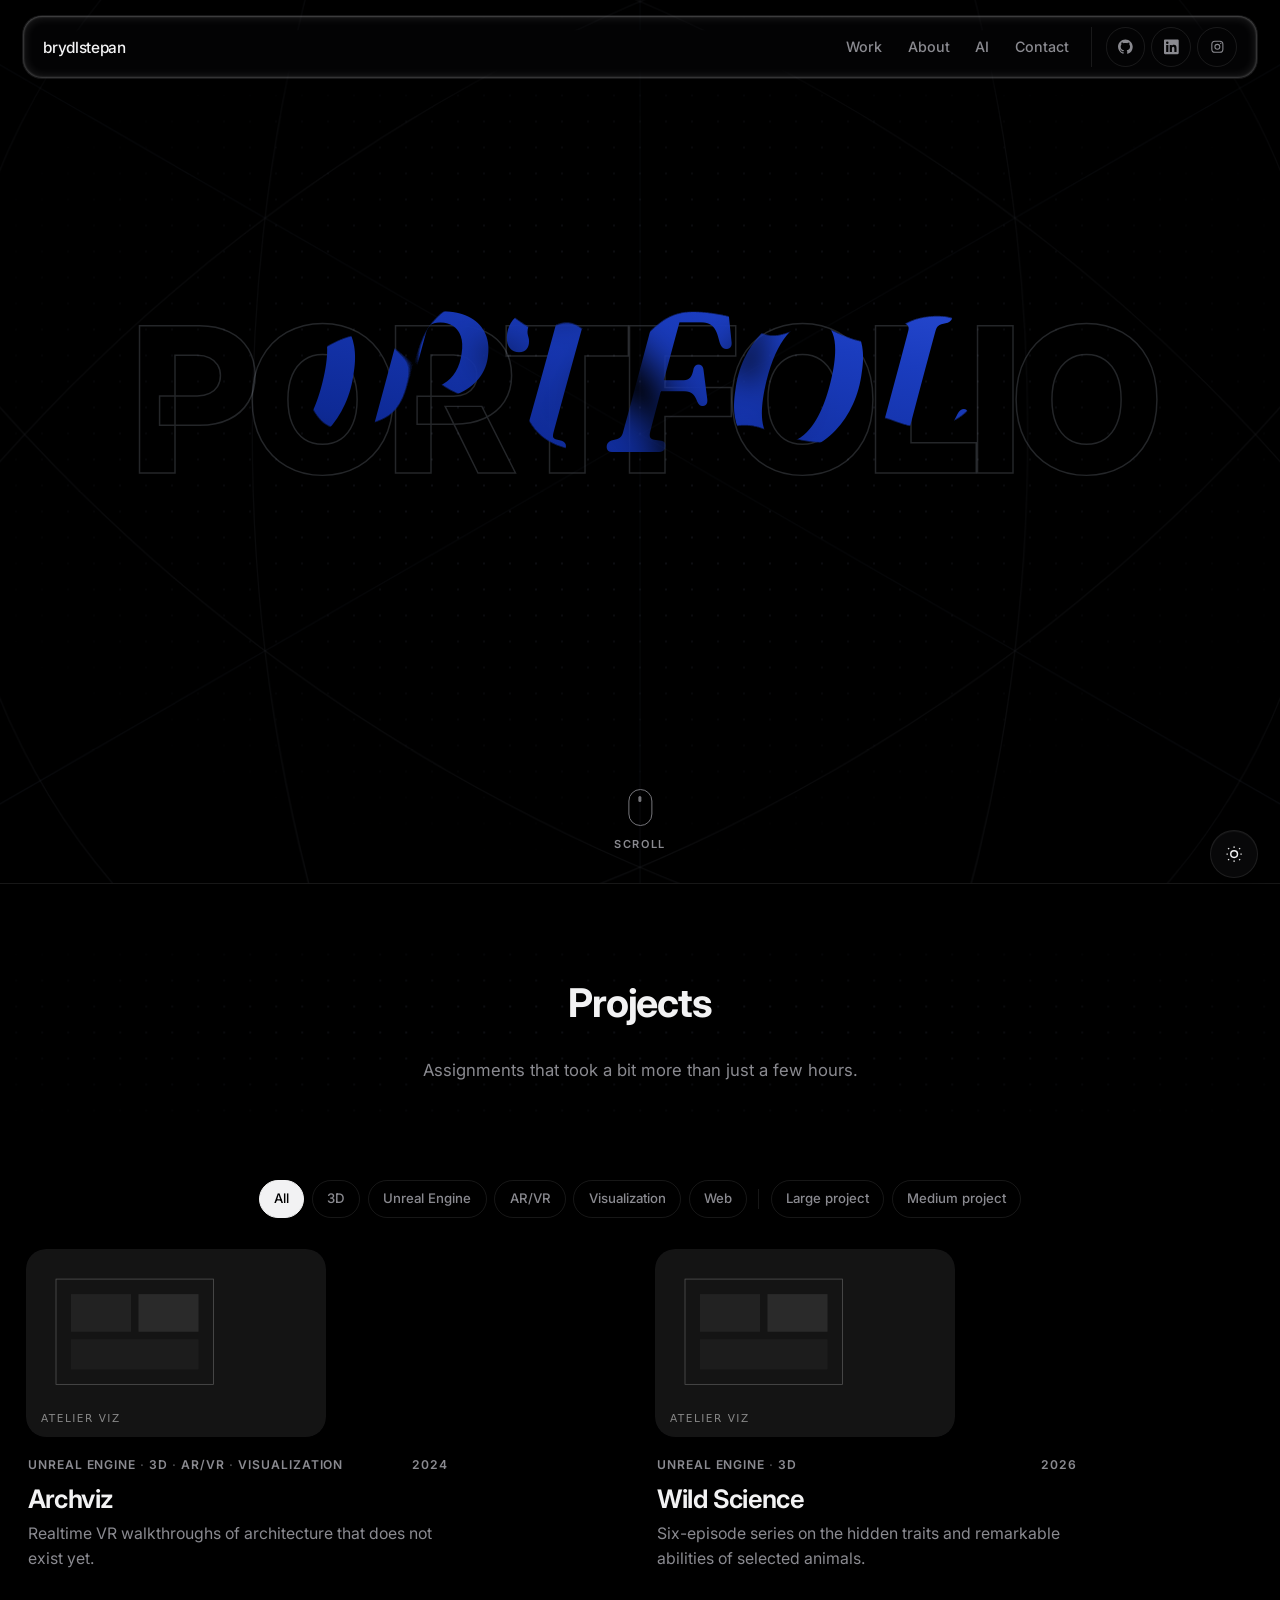
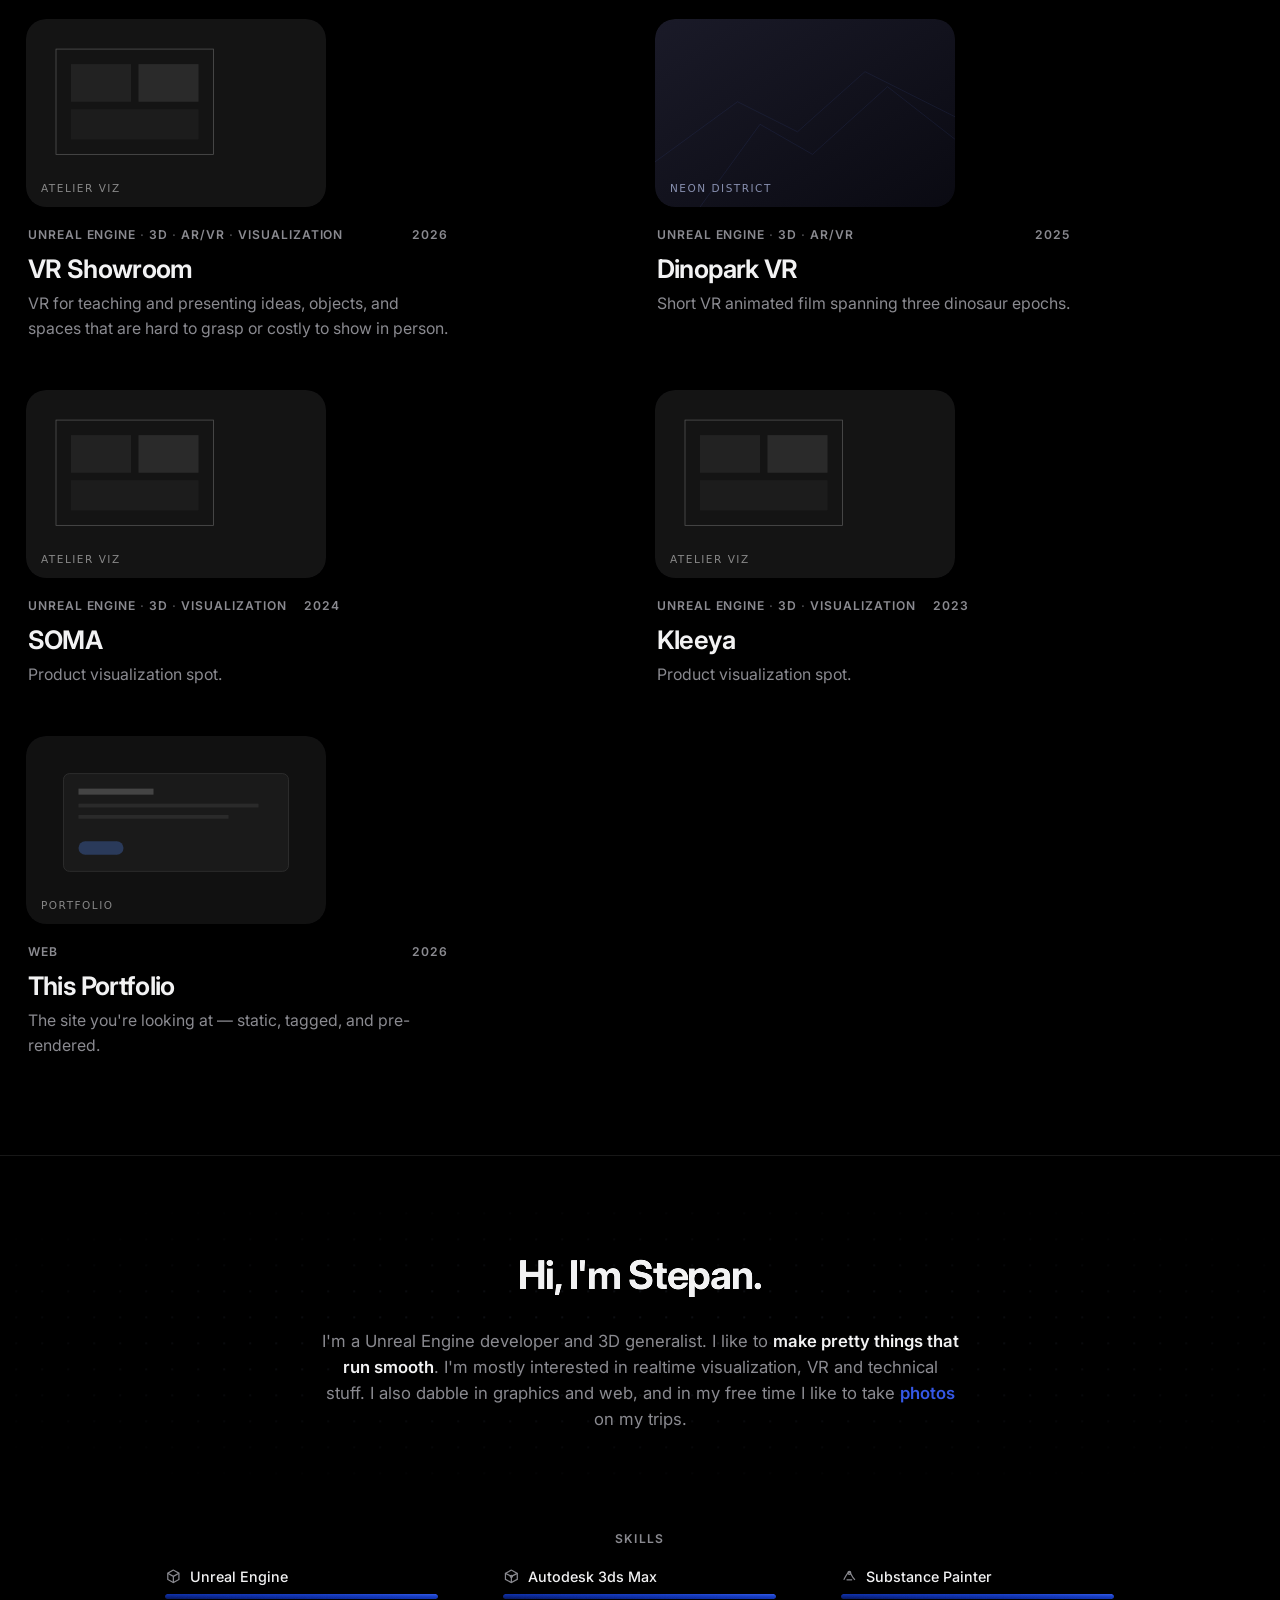
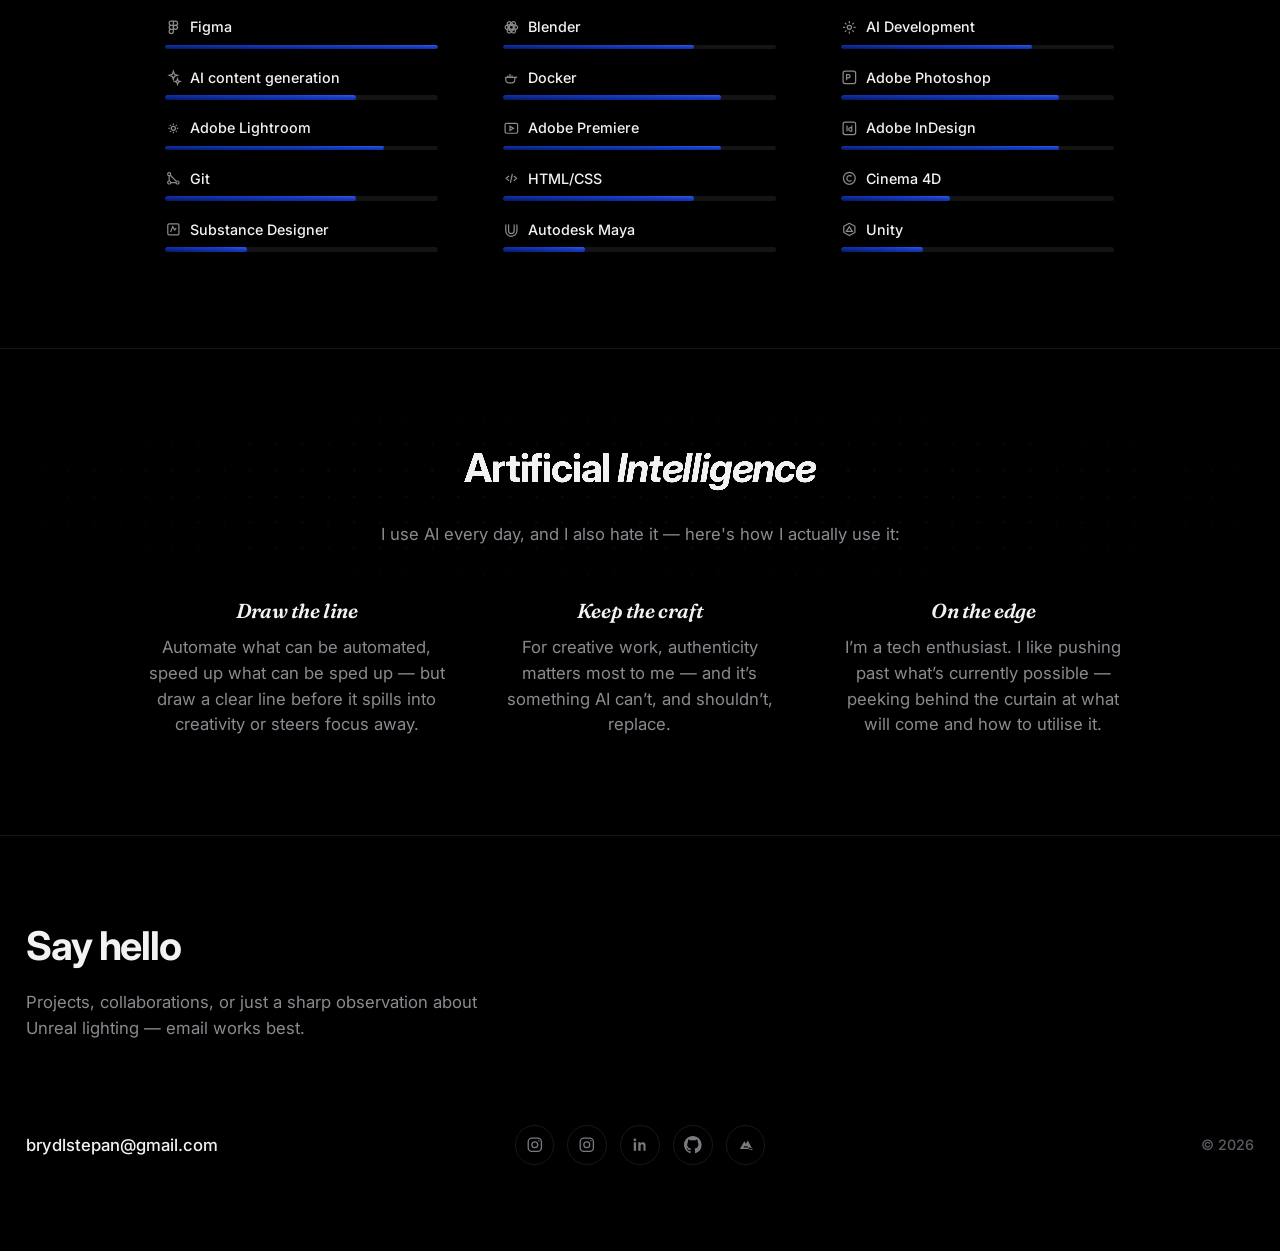
<file: index.html>
<!DOCTYPE html>
<html lang="en">
<head>
  <meta charset="UTF-8">
  <meta name="viewport" content="width=device-width, initial-scale=1.0">
  <meta name="description" content="Portfolio of brydlstepan — Unreal Engine Dev / 3D Generalist.">
  <title>brydlstepan — Portfolio</title>
  <link rel="icon" href="data:image/svg+xml,%3Csvg xmlns='http://www.w3.org/2000/svg' viewBox='0 0 32 32'%3E%3Crect width='32' height='32' rx='8' fill='%23fff'/%3E%3Crect x='10' y='10' width='12' height='12' rx='2' fill='%23000'/%3E%3C/svg%3E">
  <link rel="preconnect" href="https://fonts.googleapis.com">
  <link rel="preconnect" href="https://fonts.gstatic.com" crossorigin>
  <link href="https://fonts.googleapis.com/css2?family=Fraunces:ital,opsz,wght@1,144,500;1,144,600;1,144,700&family=Inter:wght@400;500;600;700&display=swap" rel="stylesheet">
  <link rel="stylesheet" href="css/site.css">
  <script>
    try {
      var t = localStorage.getItem("theme");
      if (t === "light" || t === "dark") document.documentElement.setAttribute("data-theme", t);
    } catch (e) {}
  </script>
</head>
<body data-page="home">
  <header class="site-header">
    <div class="site-header__inner">
      <a class="brand" href="index.html" data-bind="brand">brydlstepan</a>

      <button class="nav-toggle" type="button" aria-expanded="false" aria-controls="site-nav" aria-label="Menu">
        <span></span>
      </button>

      <nav class="nav" id="site-nav" aria-label="Primary">
        <a href="#work">Work</a>
        <a href="#about">About</a>
        <a href="#ai">AI</a>
        <a href="#contact">Contact</a>
        <div class="nav__icons">
          <a class="icon-btn" data-social="github" href="#" target="_blank" rel="noopener noreferrer" aria-label="GitHub">
            <svg viewBox="0 0 24 24" fill="currentColor" aria-hidden="true"><path d="M12 0C5.37 0 0 5.37 0 12c0 5.31 3.435 9.795 8.205 11.385.6.105.825-.255.825-.57 0-.285-.015-1.23-.015-2.235-3.015.555-3.795-.735-4.035-1.41-.135-.345-.72-1.41-1.23-1.695-.42-.225-1.02-.78-.015-.795.945-.015 1.62.87 1.845 1.23 1.08 1.815 2.805 1.305 3.495.99.105-.78.42-1.305.765-1.605-2.67-.3-5.46-1.335-5.46-5.925 0-1.305.465-2.385 1.23-3.225-.12-.3-.54-1.53.12-3.18 0 0 1.005-.315 3.3 1.23.96-.27 1.98-.405 3-.405s2.04.135 3 .405c2.295-1.56 3.3-1.23 3.3-1.23.66 1.65.24 2.88.12 3.18.765.84 1.23 1.905 1.23 3.225 0 4.605-2.805 5.625-5.475 5.925.435.375.81 1.095.81 2.22 0 1.605-.015 2.895-.015 3.3 0 .315.225.69.825.57A12.02 12.02 0 0 0 24 12c0-6.63-5.37-12-12-12z"/></svg>
          </a>
          <a class="icon-btn" data-social="linkedin" href="#" target="_blank" rel="noopener noreferrer" aria-label="LinkedIn">
            <svg viewBox="0 0 24 24" fill="currentColor" aria-hidden="true"><path d="M20.447 20.452h-3.554v-5.569c0-1.328-.027-3.037-1.852-3.037-1.853 0-2.136 1.445-2.136 2.939v5.667H9.351V9h3.414v1.561h.046c.477-.9 1.637-1.85 3.37-1.85 3.601 0 4.267 2.37 4.267 5.455v6.286zM5.337 7.433a2.062 2.062 0 0 1-2.063-2.065 2.064 2.064 0 1 1 2.063 2.065zm1.782 13.019H3.555V9h3.564v11.452zM22.225 0H1.771C.792 0 0 .774 0 1.729v20.542C0 23.227.792 24 1.771 24h20.451C23.2 24 24 23.227 24 22.271V1.729C24 .774 23.2 0 22.222 0h.003z"/></svg>
          </a>
          <a class="icon-btn" data-social="photography" href="https://www.instagram.com/roving.shots" target="_blank" rel="noopener noreferrer" aria-label="Photography on Instagram">
            <svg viewBox="0 0 24 24" fill="none" stroke="currentColor" stroke-width="1.75" aria-hidden="true"><rect x="3" y="3" width="18" height="18" rx="5"/><circle cx="12" cy="12" r="4"/><circle cx="17.5" cy="6.5" r="1" fill="currentColor" stroke="none"/></svg>
          </a>
        </div>
      </nav>
    </div>
  </header>

  <main>
    <section class="hero">
      <svg class="hero-fibonacci" viewBox="-110 -110 220 220" preserveAspectRatio="xMidYMid meet" aria-hidden="true">
        <defs>
          <linearGradient id="fib-pulse-grad" x1="100%" y1="0%" x2="0%" y2="100%">
            <stop offset="0%" stop-color="#e8913a"/>
            <stop offset="45%" stop-color="#3558e6"/>
            <stop offset="100%" stop-color="#091650"/>
          </linearGradient>
        </defs>
        <!-- φ = 1.618034; R = 100; arc r = Rφ; inner = R/φ -->
        <g class="hero-fibonacci__draw" fill="none" stroke-linecap="round" stroke-linejoin="round">
          <g class="hero-fibonacci__phi">
            <circle cx="0" cy="0" r="100"/>
            <circle cx="0" cy="0" r="61.803"/>
            <rect x="-100" y="-61.803" width="200" height="123.607"/>
            <rect x="-61.803" y="-100" width="123.607" height="200"/>
          </g>
          <g class="hero-fibonacci__axes">
            <line x1="0" y1="-100" x2="0" y2="100"/>
            <line x1="-86.603" y1="-50" x2="86.603" y2="50"/>
            <line x1="-86.603" y1="50" x2="86.603" y2="-50"/>
          </g>
          <g class="hero-fibonacci__petals">
            <path d="M 0 -100 A 161.803 161.803 0 0 1 0 100"/>
            <path d="M 0 -100 A 161.803 161.803 0 0 0 0 100"/>
            <g transform="rotate(60)">
              <path d="M 0 -100 A 161.803 161.803 0 0 1 0 100"/>
              <path d="M 0 -100 A 161.803 161.803 0 0 0 0 100"/>
            </g>
            <g transform="rotate(-60)">
              <path d="M 0 -100 A 161.803 161.803 0 0 1 0 100"/>
              <path d="M 0 -100 A 161.803 161.803 0 0 0 0 100"/>
            </g>
          </g>
        </g>
        <!-- One string per contour; mouse pluck draws ribbons in JS -->
        <g class="hero-fibonacci__strings" fill="none">
          <circle class="hero-fibonacci__string" data-closed="1" cx="0" cy="0" r="100"/>
          <circle class="hero-fibonacci__string" data-closed="1" cx="0" cy="0" r="61.803"/>
          <line class="hero-fibonacci__string" x1="-100" y1="-61.803" x2="100" y2="-61.803"/>
          <line class="hero-fibonacci__string" x1="-100" y1="61.803" x2="100" y2="61.803"/>
          <line class="hero-fibonacci__string" x1="-100" y1="-61.803" x2="-100" y2="61.803"/>
          <line class="hero-fibonacci__string" x1="100" y1="-61.803" x2="100" y2="61.803"/>
          <line class="hero-fibonacci__string" x1="-61.803" y1="-100" x2="61.803" y2="-100"/>
          <line class="hero-fibonacci__string" x1="-61.803" y1="100" x2="61.803" y2="100"/>
          <line class="hero-fibonacci__string" x1="-61.803" y1="-100" x2="-61.803" y2="100"/>
          <line class="hero-fibonacci__string" x1="61.803" y1="-100" x2="61.803" y2="100"/>
          <line class="hero-fibonacci__string" x1="0" y1="-100" x2="0" y2="100"/>
          <line class="hero-fibonacci__string" x1="-86.603" y1="-50" x2="86.603" y2="50"/>
          <line class="hero-fibonacci__string" x1="-86.603" y1="50" x2="86.603" y2="-50"/>
          <path class="hero-fibonacci__string" d="M 0 -100 A 161.803 161.803 0 0 1 0 100"/>
          <path class="hero-fibonacci__string" d="M 0 -100 A 161.803 161.803 0 0 0 0 100"/>
          <g transform="rotate(60)">
            <path class="hero-fibonacci__string" d="M 0 -100 A 161.803 161.803 0 0 1 0 100"/>
            <path class="hero-fibonacci__string" d="M 0 -100 A 161.803 161.803 0 0 0 0 100"/>
          </g>
          <g transform="rotate(-60)">
            <path class="hero-fibonacci__string" d="M 0 -100 A 161.803 161.803 0 0 1 0 100"/>
            <path class="hero-fibonacci__string" d="M 0 -100 A 161.803 161.803 0 0 0 0 100"/>
          </g>
        </g>
        <g class="hero-fibonacci__pulses"></g>
      </svg>
      <div class="hero-grid" aria-hidden="true"></div>
      <svg class="hero-wordmark" id="hero-wordmark" aria-hidden="true">
        <defs>
          <linearGradient id="hero-reveal-grad" x1="100%" y1="0%" x2="0%" y2="100%">
            <stop offset="0%" stop-color="#3558e6"/>
            <stop offset="35%" stop-color="#1a3cbe"/>
            <stop offset="70%" stop-color="#0e2a96"/>
            <stop offset="100%" stop-color="#091650"/>
          </linearGradient>
          <filter id="hero-wind" x="-8%" y="-20%" width="116%" height="140%">
            <feTurbulence
              type="turbulence"
              baseFrequency="0.018 0.006"
              numOctaves="2"
              seed="4"
              result="gust"
            >
              <animate
                attributeName="baseFrequency"
                values="0.014 0.005;0.022 0.008;0.016 0.006;0.014 0.005"
                dur="12s"
                repeatCount="indefinite"
                calcMode="spline"
                keySplines="0.4 0 0.2 1; 0.4 0 0.2 1; 0.4 0 0.2 1"
                keyTimes="0;0.33;0.66;1"
              />
            </feTurbulence>
            <feDisplacementMap
              in="SourceGraphic"
              in2="gust"
              scale="3.5"
              xChannelSelector="R"
              yChannelSelector="G"
            />
          </filter>
          <filter id="hero-oil" x="-50%" y="-50%" width="200%" height="200%">
            <feTurbulence type="fractalNoise" baseFrequency="0.02" numOctaves="3" seed="7" result="noise">
              <animate attributeName="baseFrequency" values="0.015;0.028;0.015" dur="18.5s" repeatCount="indefinite"/>
            </feTurbulence>
            <feDisplacementMap in="SourceGraphic" in2="noise" scale="42" xChannelSelector="R" yChannelSelector="G" result="warp"/>
            <feGaussianBlur in="warp" stdDeviation="1.1"/>
          </filter>
          <filter id="hero-goo" x="-60%" y="-60%" width="220%" height="220%">
            <feGaussianBlur in="SourceGraphic" stdDeviation="16" result="blur"/>
            <feColorMatrix in="blur" mode="matrix" values="
              1 0 0 0 0
              0 1 0 0 0
              0 0 1 0 0
              0 0 0 24 -11" result="goo"/>
          </filter>
          <mask id="hero-liquid-mask" maskUnits="userSpaceOnUse">
            <rect class="hero-mask-bg" x="0" y="0" width="100%" height="100%" fill="black"/>
            <g filter="url(#hero-goo)">
              <g filter="url(#hero-oil)" class="hero-oil-mass">
                <circle class="hero-blob" data-rest="0" cx="0" cy="0" r="0" fill="white"/>
                <circle class="hero-blob" data-rest="1" cx="0" cy="0" r="0" fill="white"/>
                <circle class="hero-blob" data-rest="2" cx="0" cy="0" r="0" fill="white"/>
                <circle class="hero-blob" data-rest="3" cx="0" cy="0" r="0" fill="white"/>
                <circle class="hero-blob" data-rest="4" cx="0" cy="0" r="0" fill="white"/>
                <circle class="hero-blob" data-rest="5" cx="0" cy="0" r="0" fill="white"/>
                <circle class="hero-blob" data-rest="6" cx="0" cy="0" r="0" fill="white"/>
                <g class="hero-oil-holes">
                  <g class="hero-hole" data-rest="0">
                    <ellipse cx="0" cy="0" rx="26" ry="22" fill="black" transform="rotate(-10)"/>
                  </g>
                  <g class="hero-hole" data-rest="1">
                    <ellipse cx="0" cy="0" rx="30" ry="26" fill="black" transform="rotate(8)"/>
                  </g>
                  <g class="hero-hole" data-rest="2">
                    <ellipse cx="0" cy="0" rx="22" ry="25" fill="black" transform="rotate(16)"/>
                  </g>
                  <g class="hero-hole" data-rest="3">
                    <ellipse cx="0" cy="0" rx="25" ry="21" fill="black" transform="rotate(-6)"/>
                  </g>
                  <g class="hero-hole" data-rest="4">
                    <ellipse cx="0" cy="0" rx="18" ry="20" fill="black" transform="rotate(12)"/>
                  </g>
                  <g class="hero-hole" data-rest="5">
                    <ellipse cx="0" cy="0" rx="14" ry="12" fill="black" transform="rotate(-18)"/>
                  </g>
                  <g class="hero-hole" data-rest="6">
                    <ellipse cx="0" cy="0" rx="16" ry="19" fill="black" transform="rotate(28)"/>
                  </g>
                  <g class="hero-hole" data-rest="7">
                    <ellipse cx="0" cy="0" rx="20" ry="15" fill="black" transform="rotate(-32)"/>
                  </g>
                </g>
              </g>
            </g>
          </mask>
        </defs>
        <text class="hero-wordmark__base" text-anchor="middle" dominant-baseline="middle">PORTFOLIO</text>
        <text class="hero-wordmark__reveal" text-anchor="middle" dominant-baseline="middle" mask="url(#hero-liquid-mask)" fill="url(#hero-reveal-grad)">PORTFOLIO</text>
      </svg>
      <a class="hero-scroll" href="#work" aria-label="Scroll to projects">
        <span class="hero-scroll__mouse" aria-hidden="true">
          <span class="hero-scroll__wheel"></span>
        </span>
        <span class="hero-scroll__label">Scroll</span>
      </a>
    </section>

    <section class="section" id="work">
      <div class="wrap">
        <div class="section__head">
          <h2>Projects</h2>
          <p class="section__lede">Assignments that took a bit more than just a few hours.</p>
        </div>

        <div class="filters" id="filters" role="toolbar" aria-label="Filter projects by tag"></div>
        <div class="project-grid" id="project-grid"></div>
        <p class="work-empty" id="work-empty">Nothing in this tag yet — try another, or wait for spare time to invent itself.</p>
      </div>
    </section>

    <section class="section" id="about">
      <div class="wrap">
        <div class="section__head">
          <h2>Hi, I'm Stepan.</h2>
          <p class="section__lede" data-bind="about"></p>
        </div>
        <div class="skills">
          <h3 class="skills__title">Skills</h3>
          <div class="skills-list" id="skills-list"></div>
        </div>
      </div>
    </section>

    <section class="section" id="ai">
      <div class="wrap">
        <div class="section__head">
          <h2 data-bind="ai-title">AI</h2>
          <p class="section__lede" data-bind="ai-lede"></p>
        </div>
        <div class="ai-list" id="ai-list"></div>
      </div>
    </section>

    <section class="section site-contact" id="contact">
      <div class="wrap">
        <div class="site-contact__grid">
          <div class="site-contact__intro">
            <h2>Say hello</h2>
            <p class="site-contact__lede">
              Projects, collaborations, or just a sharp observation about Unreal lighting — email works best.
            </p>
          </div>
          <div class="site-contact__bar">
            <a class="site-contact__email" data-bind="email" href="mailto:brydlstepan@gmail.com">brydlstepan@gmail.com</a>
            <div class="site-contact__social">
              <a class="footer-icon icon-btn" data-social="instagram" href="#" target="_blank" rel="noopener noreferrer" aria-label="Instagram">
                <svg viewBox="0 0 24 24" fill="none" stroke="currentColor" stroke-width="1.75" aria-hidden="true"><rect x="3" y="3" width="18" height="18" rx="5"/><circle cx="12" cy="12" r="4"/><circle cx="17.5" cy="6.5" r="1" fill="currentColor" stroke="none"/></svg>
              </a>
              <a class="footer-icon icon-btn" data-social="photography" href="#" target="_blank" rel="noopener noreferrer" aria-label="Photography on Instagram">
                <svg viewBox="0 0 24 24" fill="none" stroke="currentColor" stroke-width="1.75" aria-hidden="true"><rect x="3" y="3" width="18" height="18" rx="5"/><circle cx="12" cy="12" r="4"/><circle cx="17.5" cy="6.5" r="1" fill="currentColor" stroke="none"/></svg>
              </a>
              <a class="footer-icon icon-btn" data-social="linkedin" href="#" target="_blank" rel="noopener noreferrer" aria-label="LinkedIn">
                <svg viewBox="0 0 24 24" fill="currentColor" aria-hidden="true"><path d="M6.94 8.5H3.75V20h3.19V8.5zM5.34 7.05a1.85 1.85 0 1 0 0-3.7 1.85 1.85 0 0 0 0 3.7zM20.25 20h-3.18v-5.6c0-1.33-.02-3.04-1.85-3.04-1.86 0-2.14 1.45-2.14 2.94V20H9.9V8.5h3.05v1.57h.04c.43-.8 1.47-1.65 3.02-1.65 3.23 0 3.83 2.13 3.83 4.9V20z"/></svg>
              </a>
              <a class="footer-icon icon-btn" data-social="github" href="#" target="_blank" rel="noopener noreferrer" aria-label="GitHub">
                <svg viewBox="0 0 24 24" fill="currentColor" aria-hidden="true"><path d="M12 0C5.37 0 0 5.37 0 12c0 5.31 3.435 9.795 8.205 11.385.6.105.825-.255.825-.57 0-.285-.015-1.23-.015-2.235-3.015.555-3.795-.735-4.035-1.41-.135-.345-.72-1.41-1.23-1.695-.42-.225-1.02-.78-.015-.795.945-.015 1.62.87 1.845 1.23 1.08 1.815 2.805 1.305 3.495.99.105-.78.42-1.305.765-1.605-2.67-.3-5.46-1.335-5.46-5.925 0-1.305.465-2.385 1.23-3.225-.12-.3-.54-1.53.12-3.18 0 0 1.005-.315 3.3 1.23.96-.27 1.98-.405 3-.405s2.04.135 3 .405c2.295-1.56 3.3-1.23 3.3-1.23.66 1.65.24 2.88.12 3.18.765.84 1.23 1.905 1.23 3.225 0 4.605-2.805 5.625-5.475 5.925.435.375.81 1.095.81 2.22 0 1.605-.015 2.895-.015 3.3 0 .315.225.69.825.57A12.02 12.02 0 0 0 24 12c0-6.63-5.37-12-12-12z"/></svg>
              </a>
              <a class="footer-icon icon-btn" data-social="artstation" href="#" target="_blank" rel="noopener noreferrer" aria-label="ArtStation">
                <svg viewBox="0 0 24 24" fill="currentColor" aria-hidden="true"><path d="M0 17.72h3.9l6.1-10.56L14.24 14H9.66l-.9 1.56h8.58L22.1 17.72H0zm14.72-3.13 2.46 4.25h4.32L14.72 6.28l-2.47 4.28 2.47 4.03z"/></svg>
              </a>
            </div>
            <span class="site-contact__copy">&copy; <span data-bind="year"></span></span>
          </div>
        </div>
      </div>
    </section>
  </main>

  <div class="modal" id="project-modal" aria-hidden="true" inert>
    <div class="modal__backdrop"></div>
    <div class="modal__dialog" role="dialog" aria-modal="true" aria-labelledby="modal-title" tabindex="-1">
      <button class="modal__close" type="button" aria-label="Close project">
        <svg viewBox="0 0 24 24" width="16" height="16" fill="none" stroke="currentColor" stroke-width="2" aria-hidden="true"><path d="M6 6l12 12M18 6L6 18"/></svg>
      </button>
      <div class="modal__stage" id="modal-stage"></div>
      <div class="modal__thumbs" id="modal-thumbs"></div>
      <h2 class="modal__title" id="modal-title"></h2>
      <div class="modal__tags" id="modal-tags"></div>
      <div class="modal__meta" id="modal-meta"></div>
      <p class="modal__desc" id="modal-desc"></p>
      <div class="modal__links" id="modal-links"></div>
    </div>
  </div>

  <script src="js/render.js"></script>
  <script src="js/site.js"></script>
  <button class="theme-switch" type="button" aria-label="Switch to light theme">
    <svg class="theme-switch__sun" viewBox="0 0 24 24" fill="none" stroke="currentColor" stroke-width="1.75" aria-hidden="true">
      <circle cx="12" cy="12" r="4"/>
      <path d="M12 3v1.5M12 19.5V21M4.93 4.93l1.06 1.06M18.01 18.01l1.06 1.06M3 12h1.5M19.5 12H21M4.93 19.07l1.06-1.06M18.01 5.99l1.06-1.06"/>
    </svg>
    <svg class="theme-switch__moon" viewBox="0 0 24 24" fill="none" stroke="currentColor" stroke-width="1.75" aria-hidden="true">
      <path d="M20 14.5A8.5 8.5 0 1 1 9.5 4 7 7 0 0 0 20 14.5z"/>
    </svg>
  </button>
</body>
</html>
</file>
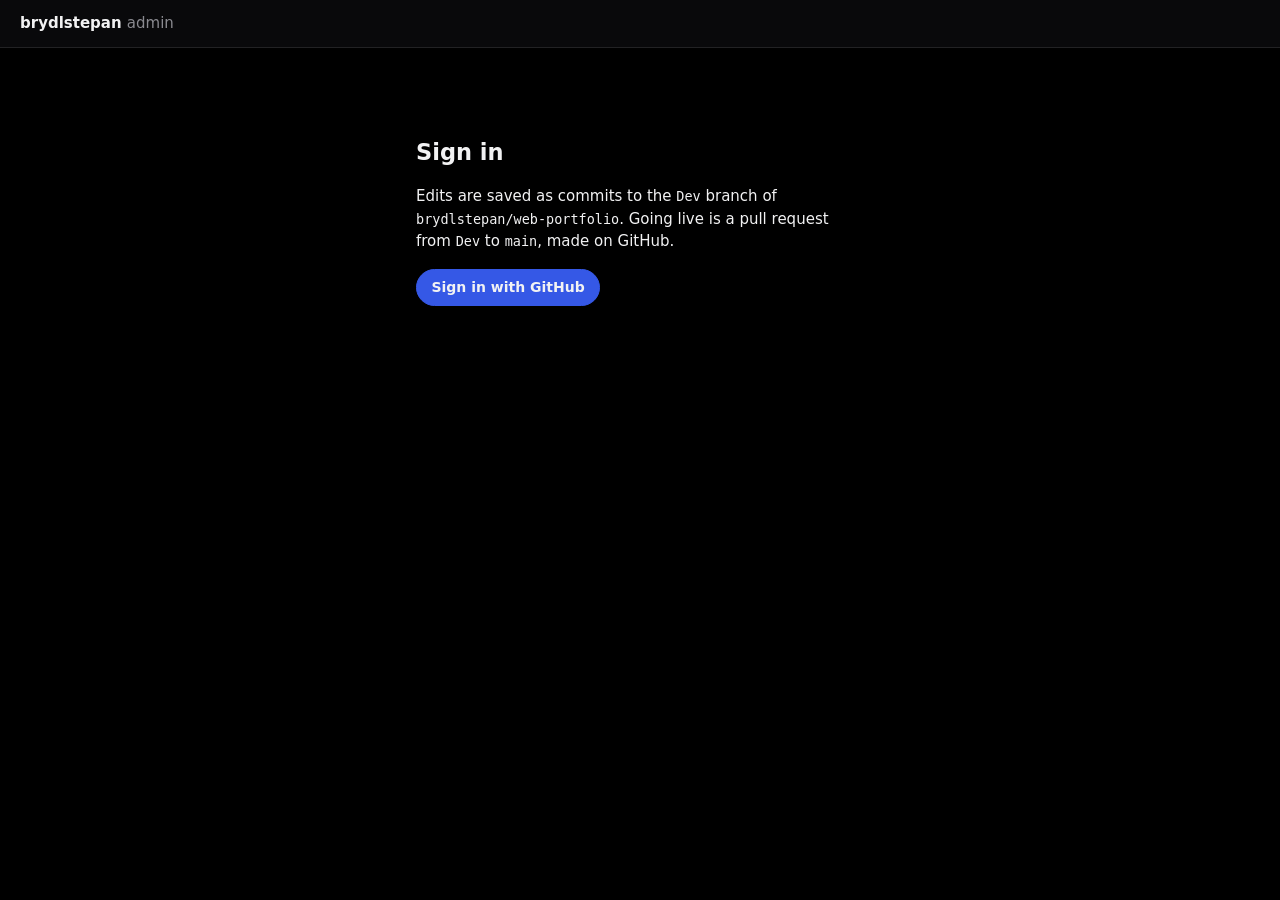
<file: admin/index.html>
<!DOCTYPE html>
<html lang="en">
<head>
  <meta charset="UTF-8">
  <meta name="viewport" content="width=device-width, initial-scale=1.0">
  <meta name="robots" content="noindex, nofollow">
  <title>Admin — brydlstepan</title>
  <link rel="stylesheet" href="admin.css">
</head>
<body>
  <header class="bar">
    <div class="bar__brand">brydlstepan <span>admin</span></div>
    <div class="bar__status" id="status" role="status"></div>
    <div class="bar__actions" id="actions" hidden>
      <button type="button" class="btn btn--primary" id="btn-save" disabled>Save</button>
      <button type="button" class="btn" id="btn-preview">Preview on dev</button>
      <span class="bar__user" id="user"></span>
      <button type="button" class="btn btn--ghost" id="btn-signout">Sign out</button>
    </div>
  </header>

  <main class="main">
    <section class="signin" id="signin" hidden>
      <h1>Sign in</h1>
      <p>Edits are saved as commits to the <code>Dev</code> branch of <code>brydlstepan/web-portfolio</code>. Going live is a pull request from <code>Dev</code> to <code>main</code>, made on GitHub.</p>
      <a class="btn btn--primary" href="/auth/login">Sign in with GitHub</a>
      <p class="error" id="signin-error" role="alert"></p>
    </section>

    <section class="editor" id="editor" hidden>
      <nav class="tabs" role="tablist">
        <button type="button" class="tab" role="tab" data-tab="projects">Projects</button>
        <button type="button" class="tab" role="tab" data-tab="tags">Tags</button>
        <button type="button" class="tab" role="tab" data-tab="site">Site</button>
      </nav>
      <div class="problems" id="problems" role="alert" hidden></div>
      <div class="panel" id="panel"></div>
    </section>

    <p class="loading" id="loading" hidden>Loading…</p>
  </main>

  <div class="toast" id="toast" role="status" hidden></div>

  <script src="../js/validate-content.js"></script>
  <script src="admin.js"></script>
</body>
</html>
</file>
<file: css/site.css>
*, *::before, *::after {
  box-sizing: border-box;
  margin: 0;
  padding: 0;
}

:root {
  --bg: #000000;
  --surface: #121214;
  --text: #f2f2f3;
  --muted: #8a8a90;
  --border: rgba(255, 255, 255, 0.09);
  --header-bg: rgba(10, 10, 12, 0.82);
  --header-border: rgba(255, 255, 255, 0.09);
  --header-shadow: 0 4px 28px rgba(0, 0, 0, 0.6), inset 0 1px 0 rgba(255, 255, 255, 0.04);
  --nav-bg: rgba(10, 10, 12, 0.96);
  --card-media: rgba(8, 8, 10, 0.7);
  --hover-fill: rgba(255, 255, 255, 0.055);
  --footer-fg: #5c5c62;
  --footer-icon: #7a7a80;
  --grid-dot: rgba(180, 200, 255, 0.07);
  --wordmark-stroke: rgba(200, 210, 230, 0.18);
  --modal-scrim: rgba(0, 0, 0, 0.78);
  --radius: 20px;
  --radius-sm: 12px;
  --max: 1280px;
  /* Cavern: cobalt primary + amber hover/outline */
  --accent-r: 14;
  --accent-g: 42;
  --accent-b: 150;
  --accent: #0e2a96;
  --accent-mid: #1a3cbe;
  --accent-bright: #3558e6;
  --accent-deep: #091650;
  --accent-2-rgb: 232, 145, 58;
  --accent-grad: linear-gradient(
    to bottom left,
    var(--accent-bright) 0%,
    var(--accent-mid) 28%,
    var(--accent) 62%,
    var(--accent-deep) 100%
  );
  --accent-noise: url("data:image/svg+xml,%3Csvg xmlns='http://www.w3.org/2000/svg' viewBox='0 0 256 256'%3E%3Cfilter id='n'%3E%3CfeTurbulence type='fractalNoise' baseFrequency='0.9' numOctaves='4' stitchTiles='stitch'/%3E%3CfeColorMatrix values='0 0 0 0 0.1 0 0 0 0 0.28 0 0 0 0 0.65 0 0 0 0.45 0'/%3E%3C/filter%3E%3Crect width='100%25' height='100%25' filter='url(%23n)'/%3E%3C/svg%3E");
  --header-stack: calc(0.85rem + 3.25rem + 1.3rem);
}

html[data-theme="light"] {
  color-scheme: light;
  --bg: #eceef2;
  --surface: #ffffff;
  --text: #141416;
  --muted: #5a5a62;
  --border: rgba(20, 20, 28, 0.12);
  --header-bg: rgba(255, 255, 255, 0.82);
  --header-border: rgba(20, 20, 28, 0.1);
  --header-shadow: 0 4px 24px rgba(20, 20, 28, 0.08), inset 0 1px 0 rgba(255, 255, 255, 0.9);
  --nav-bg: rgba(255, 255, 255, 0.96);
  --card-media: rgba(226, 228, 234, 0.95);
  --hover-fill: rgba(20, 20, 28, 0.05);
  --footer-fg: #7a7a82;
  --footer-icon: #6a6a72;
  --grid-dot: rgba(20, 20, 28, 0.1);
  --wordmark-stroke: rgba(20, 20, 28, 0.18);
  --modal-scrim: rgba(236, 238, 242, 0.72);
  --accent-r: 14;
  --accent-g: 42;
  --accent-b: 150;
  --accent: #0e2a96;
  --accent-mid: #1a3cbe;
  --accent-bright: #2f4fd4;
  --accent-deep: #091650;
  --accent-2-rgb: 200, 120, 45;
  --accent-grad: linear-gradient(
    to bottom left,
    var(--accent-bright) 0%,
    var(--accent-mid) 28%,
    var(--accent) 62%,
    var(--accent-deep) 100%
  );
}

html {
  color-scheme: dark;
  font-size: 110%;
  scroll-behavior: smooth;
  overflow-x: clip;
}

body {
  min-height: 100dvh;
  font-family: "Inter", system-ui, sans-serif;
  background: var(--bg);
  color: var(--text);
  -webkit-font-smoothing: antialiased;
  line-height: 1.5;
}

body.is-locked {
  overflow: hidden;
}

img {
  display: block;
  max-width: 100%;
  height: auto;
}

a {
  color: inherit;
  text-decoration: none;
}

button {
  font: inherit;
  color: inherit;
  background: none;
  border: none;
  cursor: pointer;
}

/* Text-only links/buttons: underline draws left → right on hover */
.btn {
  position: relative;
  text-decoration: none;
}

.btn::after {
  content: "";
  position: absolute;
  left: 0;
  right: 0;
  bottom: 0.42em;
  height: 1px;
  background: currentColor;
  transform: scaleX(0);
  transform-origin: left center;
  transition: transform 0.28s cubic-bezier(0.22, 1, 0.36, 1);
  pointer-events: none;
}

.btn:hover::after,
.btn:focus-visible::after {
  transform: scaleX(1);
}

@media (prefers-reduced-motion: reduce) {
  .btn::after {
    transition: none;
  }
}

/* ── Header ── */

.site-header {
  position: sticky;
  top: 0;
  z-index: 40;
  padding: 0.85rem 1.25rem 0;
  background: transparent;
  border: none;
}

.site-header__inner {
  max-width: var(--max);
  margin: 0 auto;
  padding: 0.65rem 1.15rem;
  display: flex;
  align-items: center;
  gap: 1rem;
  min-height: 3.25rem;
  position: relative;
  isolation: isolate;
  background: var(--header-bg);
  backdrop-filter: blur(20px) saturate(150%);
  -webkit-backdrop-filter: blur(20px) saturate(150%);
  border: 1px solid var(--header-border);
  border-radius: var(--radius);
  box-shadow: var(--header-shadow);
  transition: background 0.25s ease, border-color 0.25s ease, box-shadow 0.25s ease;
}

/* Glass Surface (reactbits): SVG displacement where supported, blur elsewhere. */
.site-header__glass-filter {
  position: absolute;
  inset: 0;
  width: 100%;
  height: 100%;
  pointer-events: none;
  opacity: 0;
  z-index: -1;
}

.site-header__inner.is-glass-svg {
  --glass-saturation: 1.35;
  background: color-mix(in srgb, #0a0a0c 38%, transparent);
  border-color: rgba(255, 255, 255, 0.08);
  backdrop-filter: blur(10px) url(#header-glass-filter) saturate(var(--glass-saturation));
  -webkit-backdrop-filter: blur(10px) url(#header-glass-filter) saturate(var(--glass-saturation));
  box-shadow:
    0 0 2px 1px color-mix(in oklch, white, transparent 80%) inset,
    0 0 8px 3px color-mix(in oklch, white, transparent 91%) inset,
    var(--header-shadow);
}

html[data-theme="light"] .site-header__inner.is-glass-svg {
  background: color-mix(in srgb, #ffffff 42%, transparent);
  border-color: rgba(20, 20, 28, 0.12);
  box-shadow:
    0 0 2px 1px color-mix(in oklch, black, transparent 88%) inset,
    0 0 10px 4px color-mix(in oklch, black, transparent 92%) inset,
    var(--header-shadow);
}

.site-header__inner.is-glass-fallback {
  background: rgba(10, 10, 12, 0.38);
  backdrop-filter: blur(12px) saturate(1.55) brightness(1.08);
  -webkit-backdrop-filter: blur(12px) saturate(1.55) brightness(1.08);
  border-color: rgba(255, 255, 255, 0.1);
  box-shadow:
    inset 0 1px 0 0 rgba(255, 255, 255, 0.12),
    inset 0 -1px 0 0 rgba(255, 255, 255, 0.04),
    var(--header-shadow);
}

html[data-theme="light"] .site-header__inner.is-glass-fallback {
  background: rgba(255, 255, 255, 0.42);
  backdrop-filter: blur(12px) saturate(1.5) brightness(1.04);
  -webkit-backdrop-filter: blur(12px) saturate(1.5) brightness(1.04);
  border-color: rgba(20, 20, 28, 0.12);
  box-shadow:
    inset 0 1px 0 0 rgba(255, 255, 255, 0.55),
    inset 0 -1px 0 0 rgba(255, 255, 255, 0.2),
    var(--header-shadow);
}

.brand {
  font-size: 0.875rem;
  font-weight: 500;
  letter-spacing: -0.02em;
  flex-shrink: 0;
  text-decoration: none;
  transition: color 0.2s;
}

.brand:hover,
.brand:focus-visible {
  color: var(--accent-bright);
  outline: none;
}

.nav {
  display: flex;
  align-items: center;
  gap: 0.15rem;
  margin-left: auto;
}

.nav a {
  font-size: 0.8125rem;
  font-weight: 500;
  color: var(--muted);
  padding: 0.4rem 0.65rem;
  border-radius: 999px;
  transition: color 0.2s, background 0.2s;
}

.nav a:hover,
.nav a:focus-visible {
  color: var(--text);
  background: var(--hover-fill);
  outline: none;
}

.nav__icons {
  display: flex;
  align-items: center;
  gap: 0.35rem;
  margin-left: 0.5rem;
  padding-left: 0.75rem;
  border-left: 1px solid var(--border);
}

.icon-btn {
  display: inline-flex;
  align-items: center;
  justify-content: center;
  width: 2.25rem;
  height: 2.25rem;
  border-radius: 999px;
  border: 1px solid var(--border);
  color: var(--muted);
  position: relative;
  z-index: 4;
  transition: color 0.2s, border-color 0.2s, background 0.2s;
}

.icon-btn:hover,
.icon-btn:focus-visible {
  color: var(--text);
  border-color: var(--border);
  background: var(--hover-fill);
  outline: none;
}

.icon-btn svg {
  width: 1rem;
  height: 1rem;
}

.nav-toggle {
  display: none;
  margin-left: auto;
  width: 2.5rem;
  height: 2.5rem;
  border-radius: 999px;
  border: 1px solid var(--border);
  position: relative;
  z-index: 4;
  align-items: center;
  justify-content: center;
}

.nav-toggle span,
.nav-toggle span::before,
.nav-toggle span::after {
  display: block;
  width: 1rem;
  height: 1.5px;
  background: var(--text);
  position: relative;
  transition: transform 0.2s, opacity 0.2s;
}

.nav-toggle span::before,
.nav-toggle span::after {
  content: "";
  position: absolute;
  left: 0;
}

.nav-toggle span::before { top: -5px; }
.nav-toggle span::after { top: 5px; }

.nav-toggle[aria-expanded="true"] span {
  background: transparent;
}

.nav-toggle[aria-expanded="true"] span::before {
  top: 0;
  transform: rotate(45deg);
}

.nav-toggle[aria-expanded="true"] span::after {
  top: 0;
  transform: rotate(-45deg);
}

/* ── Layout ── */

.wrap {
  max-width: var(--max);
  margin: 0 auto;
  padding: 0 1.5rem;
}

.section {
  position: relative;
  isolation: isolate;
  padding: 5.5rem 0;
  border-bottom: 1px solid var(--border);
  overflow-x: clip;
  overflow-y: visible;
}

.section:last-of-type {
  border-bottom: none;
}

.section > .wrap {
  position: relative;
  z-index: 1;
}

.section__head {
  position: relative;
  display: flex;
  flex-direction: column;
  align-items: center;
  text-align: center;
  gap: 1.75rem;
  margin-bottom: 5.5rem;
}

.section__head > :not(.section-head-grid) {
  position: relative;
  z-index: 1;
}

.section-head-grid {
  --gx: 50%;
  --gy: 50%;
  --grid-glow: 0;
  position: absolute;
  inset: -2.75rem -3.5rem;
  z-index: 0;
  pointer-events: none;
  background-image: radial-gradient(var(--grid-dot) 1px, transparent 1px);
  background-size: 26px 26px;
  background-position: center center;
  mask-image: radial-gradient(ellipse 88% 78% at 50% 50%, #000 18%, transparent 76%);
  -webkit-mask-image: radial-gradient(ellipse 88% 78% at 50% 50%, #000 18%, transparent 76%);
}

.section-head-grid::after {
  content: "";
  position: absolute;
  inset: 0;
  background-image: radial-gradient(
    rgba(var(--accent-2-rgb), 1) 1.15px,
    transparent 1.15px
  );
  background-size: 26px 26px;
  background-position: center center;
  opacity: var(--grid-glow);
  mask-image: radial-gradient(
    circle clamp(72px, 14vw, 130px) at var(--gx) var(--gy),
    #000 0%,
    rgba(0, 0, 0, 0.55) 32%,
    transparent 72%
  );
  -webkit-mask-image: radial-gradient(
    circle clamp(72px, 14vw, 130px) at var(--gx) var(--gy),
    #000 0%,
    rgba(0, 0, 0, 0.55) 32%,
    transparent 72%
  );
}

.section h2 {
  font-size: clamp(1.75rem, 4vw, 2.25rem);
  font-weight: 700;
  letter-spacing: -0.03em;
  line-height: 1.15;
}

/* Gooey heading reveal (bleibtgleich-style, no GSAP). */
.section__head > h2.is-goo-pending .goo-line {
  opacity: 0;
}

.section__head > h2.is-goo-interactive {
  cursor: default;
}

.section__head > h2.is-goo-melting {
  overflow: visible;
}

.section__head > h2.is-goo-melting .goo-line {
  opacity: 1 !important;
  will-change: color;
}

.section__head > h2 .goo-line {
  display: block;
  will-change: filter;
  transition: color 0.05s linear;
}

.goo-defs {
  position: absolute;
  width: 0;
  height: 0;
  overflow: hidden;
}

.section__lede {
  max-width: none;
  font-size: 0.95rem;
  line-height: 1.55;
  color: var(--muted);
  white-space: nowrap;
}

@media (max-width: 640px) {
  .section__lede {
    white-space: normal;
    max-width: 28ch;
  }

  .skills-list {
    grid-template-columns: 1fr;
  }
}

/* ── Hero ── */

.hero {
  position: relative;
  isolation: isolate;
  border-bottom: 1px solid var(--border);
  min-height: 100dvh;
  margin-top: calc(-1 * var(--header-stack));
  padding-top: var(--header-stack);
  display: flex;
  align-items: center;
  justify-content: center;
  overflow: hidden;
}

.hero-fibonacci {
  position: absolute;
  inset: -85%;
  z-index: 0;
  width: 270%;
  height: 270%;
  pointer-events: none;
  overflow: visible;
  transform-origin: 50% 48%;
  will-change: transform;
  /* Soft under wordmark, clearer in the ring */
  mask-image: radial-gradient(
    ellipse 78% 62% at 50% 48%,
    rgba(0, 0, 0, 0.35) 0%,
    rgba(0, 0, 0, 0.55) 28%,
    #000 55%,
    rgba(0, 0, 0, 0.65) 72%,
    transparent 90%
  );
  -webkit-mask-image: radial-gradient(
    ellipse 78% 62% at 50% 48%,
    rgba(0, 0, 0, 0.35) 0%,
    rgba(0, 0, 0, 0.55) 28%,
    #000 55%,
    rgba(0, 0, 0, 0.65) 72%,
    transparent 90%
  );
}

.hero-fibonacci__draw {
  opacity: 0.26;
  stroke: rgba(160, 185, 230, 0.34);
  stroke-width: 0.12px;
  vector-effect: non-scaling-stroke;
}

.hero-fibonacci__phi {
  stroke: rgba(220, 226, 255, 0.28);
}

.hero-fibonacci__petals {
  stroke: rgba(220, 226, 255, 0.36);
}

.hero-fibonacci__strings {
  fill: none;
  stroke: none;
  pointer-events: none;
}

.hero-fibonacci__pulses {
  pointer-events: none;
}

.hero-fibonacci__pulse-ribbon {
  fill: url(#fib-pulse-grad);
  stroke: none;
  opacity: 0;
}

html[data-theme="light"] .hero-fibonacci__pulse-ribbon {
  fill: url(#fib-pulse-grad);
}

html[data-theme="light"] .hero-fibonacci__draw {
  opacity: 0.3;
  stroke: rgba(32, 50, 90, 0.4);
}

.hero-grid {
  --gx: 50%;
  --gy: 50%;
  --grid-glow: 0;
  position: absolute;
  inset: 0;
  z-index: 0;
  pointer-events: none;
  background-image: radial-gradient(var(--grid-dot) 1px, transparent 1px);
  background-size: 26px 26px;
  background-position: center center;
  mask-image: radial-gradient(ellipse 75% 65% at 50% 48%, #000 25%, transparent 78%);
  -webkit-mask-image: radial-gradient(ellipse 75% 65% at 50% 48%, #000 25%, transparent 78%);
}

.hero-grid::after {
  content: "";
  position: absolute;
  inset: 0;
  background-image: radial-gradient(
    rgba(var(--accent-2-rgb), 1) 1.15px,
    transparent 1.15px
  );
  background-size: 26px 26px;
  background-position: center center;
  opacity: var(--grid-glow);
  mask-image: radial-gradient(
    circle clamp(110px, 20vw, 190px) at var(--gx) var(--gy),
    #000 0%,
    rgba(0, 0, 0, 0.55) 32%,
    transparent 72%
  );
  -webkit-mask-image: radial-gradient(
    circle clamp(110px, 20vw, 190px) at var(--gx) var(--gy),
    #000 0%,
    rgba(0, 0, 0, 0.55) 32%,
    transparent 72%
  );
}

.hero-wordmark {
  position: absolute;
  inset: 0;
  z-index: 1;
  width: 100%;
  height: 100%;
  pointer-events: none;
  overflow: visible;
}

.hero-wordmark__base,
.hero-wordmark__reveal {
  font-family: "Inter", system-ui, sans-serif;
  font-size: clamp(3.5rem, 16vw, 12rem);
  font-weight: 800;
  letter-spacing: -0.06em;
  text-transform: uppercase;
}

.hero-wordmark__base {
  fill: none;
  stroke: var(--wordmark-stroke);
  stroke-width: 1.5;
  paint-order: stroke fill;
}

.hero-wordmark__reveal {
  font-family: "Fraunces", "Times New Roman", serif;
  font-style: italic;
  font-weight: 600;
  font-optical-sizing: auto;
  font-variation-settings: "SOFT" 80, "WONK" 1, "opsz" 144;
  letter-spacing: 0.02em;
  opacity: 0;
  transition: opacity 0.3s ease;
}

.hero-wordmark.is-active .hero-wordmark__reveal {
  opacity: 1;
}

.hero-scroll {
  position: absolute;
  left: 50%;
  bottom: 1.75rem;
  z-index: 2;
  transform: translateX(-50%);
  display: flex;
  flex-direction: column;
  align-items: center;
  gap: 0.55rem;
  color: var(--muted);
  text-decoration: none;
}

.hero-scroll:hover,
.hero-scroll:focus-visible {
  color: var(--text);
  outline: none;
}

.hero-scroll__mouse {
  width: 1.35rem;
  height: 2.15rem;
  border: 1px solid currentColor;
  border-radius: 999px;
  display: flex;
  justify-content: center;
  padding-top: 0.35rem;
  opacity: 0.85;
}

.hero-scroll__wheel {
  width: 0.2rem;
  height: 0.35rem;
  border-radius: 999px;
  background: currentColor;
  animation: hero-scroll-wheel 1.8s ease-in-out infinite;
}

.hero-scroll__label {
  font-size: 0.625rem;
  font-weight: 600;
  letter-spacing: 0.14em;
  text-transform: uppercase;
}

@keyframes hero-scroll-wheel {
  0% { transform: translateY(0); opacity: 1; }
  70% { transform: translateY(0.45rem); opacity: 0; }
  100% { transform: translateY(0); opacity: 0; }
}

.btn {
  display: inline-flex;
  align-items: center;
  gap: 0.4rem;
  font-size: 0.8125rem;
  font-weight: 600;
  padding: 0.7rem 1.15rem;
  border-radius: 999px;
  border: 1px solid var(--border);
  position: relative;
  z-index: 4;
  transition: background 0.2s, border-color 0.2s;
}

.btn:hover,
.btn:focus-visible {
  background: var(--hover-fill);
  border-color: var(--border);
  outline: none;
}

/* ── 404 ── */

.not-found {
  position: relative;
  isolation: isolate;
  display: grid;
  place-items: center;
  min-height: calc(100vh - var(--header-stack));
  padding: 4rem 1.5rem;
  text-align: center;
  overflow: clip;
}

.not-found__body {
  position: relative;
  z-index: 1;
  display: grid;
  justify-items: center;
  gap: 1.25rem;
}

.not-found__code {
  font-size: clamp(6rem, 24vw, 15rem);
  font-weight: 700;
  letter-spacing: -0.04em;
  line-height: 0.9;
  /* Gradient fill like the hero wordmark; an outline would show the font's
     overlapping contours inside the 4. */
  background: var(--accent-grad);
  -webkit-background-clip: text;
  background-clip: text;
  color: transparent;
  user-select: none;
}

.not-found__title {
  font-size: clamp(1.5rem, 4vw, 2rem);
  font-weight: 700;
  letter-spacing: -0.03em;
  line-height: 1.15;
}

.not-found__text {
  max-width: 38ch;
  font-size: 0.95rem;
  line-height: 1.55;
  color: var(--muted);
}

/* ── Filters ── */

.filters {
  display: flex;
  flex-wrap: wrap;
  align-items: center;
  justify-content: center;
  gap: 0.45rem;
  margin-bottom: 1.75rem;
}

.filter-btn {
  font-size: 0.75rem;
  font-weight: 500;
  padding: 0.45rem 0.8rem;
  border-radius: 999px;
  border: 1px solid var(--border);
  color: var(--muted);
  position: relative;
  z-index: 4;
  transition: color 0.2s, background 0.2s, border-color 0.2s;
}

.filter-btn:hover,
.filter-btn:focus-visible {
  color: var(--text);
  border-color: var(--border);
  outline: none;
}

.filter-btn.is-active {
  color: var(--bg);
  background: var(--text);
  border-color: var(--text);
}

.filter-divider {
  width: 1px;
  height: 1.1rem;
  background: var(--border);
  margin: 0 0.2rem;
}

/* ── Project grid ── */

.project-grid {
  display: grid;
  grid-template-columns: repeat(2, minmax(0, 1fr));
  gap: 2.75rem 1.75rem;
}

.project-card {
  text-align: left;
  border: none;
  background: none;
  padding: 0;
  width: 100%;
  position: relative;
  z-index: 4;
  cursor: pointer;
  display: flex;
  flex-direction: column;
  gap: 1.1rem;
  transform: translateY(2.25rem) scale(0.96);
  transform-origin: center bottom;
  transition: transform 0.42s cubic-bezier(0.16, 1, 0.3, 1) var(--reveal-delay, 0ms);
  will-change: transform;
}

.project-card.is-revealed {
  transform: translateY(0) scale(1);
}

.project-card:hover,
.project-card:focus-visible {
  outline: none;
}

.project-card.is-hidden {
  display: none;
}

.project-card__media {
  aspect-ratio: 16 / 10;
  background: var(--card-media);
  overflow: hidden;
  position: relative;
  z-index: 1;
  border-radius: var(--radius);
  transition: transform 0.25s ease;
}

.project-card:hover .project-card__media,
.project-card:focus-visible .project-card__media {
  transform: translateY(-3px);
}

.project-card__media img {
  width: 100%;
  height: 100%;
  object-fit: cover;
  display: block;
  border-radius: inherit;
}

.project-card__body {
  padding: 0 0.1rem;
  position: relative;
  z-index: 1;
}

.project-card__head {
  display: flex;
  align-items: baseline;
  justify-content: space-between;
  gap: 1rem;
  margin-bottom: 0.55rem;
}

.project-card__meta {
  font-size: 0.6875rem;
  font-weight: 600;
  letter-spacing: 0.08em;
  text-transform: uppercase;
  color: var(--muted);
  line-height: 1.4;
}

.project-card__sep {
  opacity: 0.55;
}

.project-card__year {
  flex-shrink: 0;
  font-size: 0.6875rem;
  font-weight: 600;
  letter-spacing: 0.08em;
  text-transform: uppercase;
  color: var(--muted);
  white-space: nowrap;
}

.project-card__title {
  font-size: clamp(1.2rem, 2.2vw, 1.45rem);
  font-weight: 650;
  letter-spacing: -0.025em;
  line-height: 1.2;
  margin-bottom: 0.45rem;
  color: var(--text);
  transition: color 0.25s ease;
}

.project-card:hover .project-card__title,
.project-card:focus-visible .project-card__title {
  color: rgb(var(--accent-r), var(--accent-g), var(--accent-b));
}

.project-card__summary {
  font-size: 0.9rem;
  color: var(--muted);
  line-height: 1.55;
  max-width: 42ch;
}

.tag {
  font-size: 0.625rem;
  font-weight: 600;
  letter-spacing: 0.04em;
  text-transform: uppercase;
  color: var(--muted);
  border: 1px solid var(--border);
  border-radius: 999px;
  padding: 0.2rem 0.5rem;
}

.work-empty {
  display: none;
  padding: 2.5rem 0;
  color: var(--muted);
  font-size: 0.9rem;
}

.work-empty.is-visible {
  display: block;
}

/* ── AI ── */

#ai .section__head {
  margin-bottom: 2.75rem;
}

.ai-list {
  display: grid;
  grid-template-columns: repeat(3, minmax(0, 1fr));
  gap: 1.75rem 2.5rem;
  max-width: 56rem;
  margin: 0 auto;
  text-align: center;
}

.ai-item__title {
  font-family: "Fraunces", "Times New Roman", serif;
  font-size: 1.15rem;
  font-weight: 600;
  font-style: italic;
  letter-spacing: -0.02em;
  margin: 0 0 0.45rem;
  color: var(--text);
}

.ai-item__text {
  margin: 0;
  font-size: 0.95rem;
  line-height: 1.55;
  color: var(--muted);
}

/* ── About / Contact ── */

#about .section__lede {
  white-space: normal;
  max-width: 58ch;
}

#about .about-emphasis {
  color: var(--text);
  font-weight: 600;
}

#about .about-link {
  color: var(--accent-bright);
  font-weight: 600;
  text-decoration: none;
  transition: color 0.2s;
}

#about .about-link:hover,
#about .about-link:focus-visible {
  color: var(--accent-mid);
  outline: none;
}

.skills {
  margin-top: 0.25rem;
  min-width: 0;
  container-type: inline-size;
  container-name: skills;
}

.skills__title {
  font-size: 0.6875rem;
  font-weight: 600;
  letter-spacing: 0.1em;
  text-transform: uppercase;
  color: var(--muted);
  margin-bottom: 1rem;
  text-align: center;
}

.skills-list {
  display: grid;
  grid-template-columns: repeat(2, minmax(0, 1fr));
  gap: 1rem 1.584rem;
  max-width: 56rem;
  margin-inline: auto;
  justify-items: center;
}

@container skills (min-width: 40rem) {
  .skills-list {
    grid-template-columns: repeat(3, 1fr);
  }
}

.skill {
  display: flex;
  flex-direction: column;
  align-items: flex-start;
  gap: 0.4rem;
  width: min(100%, 15.5rem);
  text-align: left;
}

.skill__label {
  display: inline-flex;
  align-items: center;
  justify-content: flex-start;
  gap: 0.45rem;
  font-size: 0.8125rem;
  font-weight: 500;
  color: var(--text);
}

.skill__icon {
  width: 0.95rem;
  height: 0.95rem;
  flex-shrink: 0;
  color: var(--muted);
}

.skill__icon svg {
  width: 100%;
  height: 100%;
  display: block;
}

.skill__track {
  height: 4.5px;
  width: 100%;
  border-radius: 999px;
  background: rgba(255, 255, 255, 0.08);
  overflow: hidden;
}

html[data-theme="light"] .skill__track {
  background: rgba(20, 20, 28, 0.1);
}

.skill__fill {
  height: 100%;
  width: 0;
  border-radius: inherit;
  background-image: var(--accent-noise), var(--accent-grad);
  background-blend-mode: soft-light, normal;
  background-size: 140px 140px, auto;
  box-shadow:
    0 0 10px rgba(var(--accent-r), var(--accent-g), var(--accent-b), 0.35);
  transition: width 0.9s cubic-bezier(0.22, 1, 0.36, 1);
}

/* ── Contact + footer ── */

.site-contact {
  padding-top: 5.5rem;
  padding-bottom: 4.875rem;
}

.site-contact__grid {
  display: flex;
  flex-direction: column;
  align-items: flex-start;
  gap: 4rem;
}

.site-contact__intro {
  display: flex;
  flex-direction: column;
  align-items: flex-start;
  gap: 1.15rem;
  margin-top: -0.5rem;
}

.site-contact__intro h2 {
  font-size: clamp(1.75rem, 4vw, 2.25rem);
  font-weight: 700;
  letter-spacing: -0.03em;
  line-height: 1.15;
}

.site-contact__lede {
  max-width: 42ch;
  font-size: 0.95rem;
  line-height: 1.55;
  color: var(--muted);
}

.site-contact__bar {
  display: grid;
  grid-template-columns: 1fr auto 1fr;
  align-items: center;
  gap: 1rem;
  width: 100%;
  margin-top: 0.75rem;
}

.site-contact__email {
  justify-self: start;
  font-size: 0.95rem;
  font-weight: 500;
  color: var(--text);
  text-decoration: none;
  transition: color 0.2s;
}

.site-contact__email:hover,
.site-contact__email:focus-visible {
  color: var(--accent-bright);
  outline: none;
}

.site-contact__social {
  display: flex;
  align-items: center;
  justify-content: center;
  gap: 0.75rem;
  justify-self: center;
}

.site-contact__copy {
  justify-self: end;
  font-size: 0.8125rem;
  font-weight: 500;
  color: var(--footer-fg);
}

.site-contact__social .footer-icon svg {
  width: 1rem;
  height: 1rem;
}

.footer-icon {
  display: inline-flex;
  align-items: center;
  justify-content: center;
  width: 2.25rem;
  height: 2.25rem;
  border-radius: 999px;
  color: var(--footer-icon);
  transition: color 0.2s, transform 0.2s;
}

.footer-icon:hover,
.footer-icon:focus-visible {
  color: var(--text);
  outline: none;
}

.footer-icon svg {
  width: 1.45rem;
  height: 1.45rem;
  display: block;
}

/* ── Modal ── */

.modal {
  position: fixed;
  inset: 0;
  z-index: 100;
  display: none;
  align-items: center;
  justify-content: center;
  padding: 1.25rem;
}

.modal.is-open {
  display: flex;
}

.modal__backdrop {
  position: absolute;
  inset: 0;
  background: var(--modal-scrim);
  backdrop-filter: blur(8px);
  -webkit-backdrop-filter: blur(8px);
}

.modal__dialog {
  position: relative;
  z-index: 1;
  width: min(860px, 100%);
  max-height: min(92dvh, 920px);
  overflow: auto;
  background: var(--surface);
  border: 1px solid var(--border);
  border-radius: var(--radius);
  padding: 1.25rem;
  outline: none;
}

.modal__close {
  position: absolute;
  top: 0.85rem;
  right: 0.85rem;
  z-index: 4;
  width: 2.25rem;
  height: 2.25rem;
  border-radius: 999px;
  border: 1px solid var(--border);
  background: rgba(0, 0, 0, 0.55);
  display: inline-flex;
  align-items: center;
  justify-content: center;
}

.modal__close:hover,
.modal__close:focus-visible {
  border-color: rgba(255, 255, 255, 0.35);
  outline: none;
}

.modal__stage {
  position: relative;
  aspect-ratio: 16 / 9;
  background: #080808;
  border-radius: var(--radius-sm);
  overflow: hidden;
  margin-bottom: 0.85rem;
}

.modal__stage img,
.modal__stage iframe {
  width: 100%;
  height: 100%;
  object-fit: cover;
  border: 0;
}

.modal__stage iframe {
  object-fit: initial;
}

.video-facade {
  position: absolute;
  inset: 0;
  display: grid;
  place-items: center;
  cursor: pointer;
  border: 0;
  padding: 0;
  width: 100%;
  height: 100%;
  background: #080808;
}

.video-facade img {
  position: absolute;
  inset: 0;
  width: 100%;
  height: 100%;
  object-fit: cover;
  opacity: 0.85;
}

.video-facade__play {
  position: relative;
  z-index: 1;
  width: 4rem;
  height: 4rem;
  border-radius: 999px;
  background: rgba(255, 255, 255, 0.92);
  color: #000;
  display: grid;
  place-items: center;
}

.video-facade__play svg {
  width: 1.25rem;
  height: 1.25rem;
  margin-left: 2px;
}

.modal__thumbs {
  display: flex;
  gap: 0.5rem;
  overflow-x: auto;
  padding-bottom: 0.25rem;
  margin-bottom: 1.25rem;
}

.modal__thumb {
  flex: 0 0 auto;
  width: 5.5rem;
  aspect-ratio: 16 / 10;
  border-radius: 8px;
  overflow: hidden;
  border: 1px solid transparent;
  opacity: 0.65;
  padding: 0;
  position: relative;
}

.modal__thumb img {
  width: 100%;
  height: 100%;
  object-fit: cover;
}

.modal__thumb.is-active,
.modal__thumb:hover,
.modal__thumb:focus-visible {
  opacity: 1;
  border-color: rgba(255, 255, 255, 0.45);
  outline: none;
}

.modal__thumb[data-type="video"]::after {
  content: "";
  position: absolute;
  inset: auto 0.35rem 0.35rem auto;
  width: 0;
  height: 0;
  border-left: 7px solid #fff;
  border-top: 5px solid transparent;
  border-bottom: 5px solid transparent;
  filter: drop-shadow(0 1px 2px rgba(0, 0, 0, 0.6));
}

.modal__title {
  font-size: clamp(1.4rem, 3vw, 1.85rem);
  font-weight: 700;
  letter-spacing: -0.03em;
  margin-bottom: 0.85rem;
  padding-right: 2.5rem;
}

.modal__meta {
  display: flex;
  flex-wrap: wrap;
  gap: 0.75rem 1.25rem;
  margin-bottom: 1rem;
  font-size: 0.8125rem;
  color: var(--muted);
}

.modal__meta strong {
  color: var(--text);
  font-weight: 500;
}

.modal__tags {
  display: flex;
  flex-wrap: wrap;
  gap: 0.35rem;
  margin-bottom: 1rem;
}

.modal__desc {
  font-size: 0.95rem;
  line-height: 1.65;
  color: var(--muted);
  margin-bottom: 1.25rem;
}

.modal__links {
  display: flex;
  flex-wrap: wrap;
  gap: 0.5rem;
}

/* ── Responsive ── */

@media (max-width: 820px) {
  :root {
    --header-stack: calc(0.65rem + 3.25rem + 1.3rem);
  }

  .site-header {
    padding: 0.65rem 0.85rem 0;
  }

  .nav-toggle {
    display: inline-flex;
  }

  .nav {
    display: none;
    position: absolute;
    top: calc(100% + 0.45rem);
    left: 0;
    right: 0;
    flex-direction: column;
    align-items: stretch;
    gap: 0.15rem;
    padding: 0.85rem 1rem 1.1rem;
    background: var(--nav-bg);
    border: 1px solid var(--header-border);
    border-radius: var(--radius-sm);
    box-shadow: var(--header-shadow);
    margin: 0;
  }

  .nav.is-open {
    display: flex;
  }

  .nav a {
    padding: 0.7rem 0.85rem;
  }

  .nav__icons {
    margin: 0.5rem 0 0;
    padding: 0.75rem 0 0;
    border-left: none;
    border-top: 1px solid var(--border);
  }

  .project-grid {
    grid-template-columns: 1fr;
  }

  .ai-list {
    grid-template-columns: 1fr;
    gap: 1.35rem;
    text-align: center;
  }

  .site-contact__grid {
    align-items: center;
    text-align: center;
  }

  .site-contact__intro {
    align-items: center;
  }

  .site-contact__bar {
    grid-template-columns: 1fr;
    justify-items: center;
    text-align: center;
    gap: 1rem;
  }

  .site-contact__email,
  .site-contact__copy {
    justify-self: center;
  }

  .site-contact__lede {
    max-width: 32ch;
  }

  .skill {
    grid-template-columns: unset;
  }
}

main {
  position: relative;
  z-index: 2;
}

/* ── Theme switch ── */

.theme-switch {
  position: fixed;
  right: 1.25rem;
  bottom: 1.25rem;
  z-index: 50;
  width: 2.75rem;
  height: 2.75rem;
  display: inline-flex;
  align-items: center;
  justify-content: center;
  border-radius: 999px;
  border: 1px solid var(--border);
  background: var(--header-bg);
  color: var(--text);
  backdrop-filter: blur(16px) saturate(140%);
  -webkit-backdrop-filter: blur(16px) saturate(140%);
  box-shadow: var(--header-shadow);
  cursor: pointer;
}

.theme-switch:hover,
.theme-switch:focus-visible {
  background: var(--hover-fill);
  outline: none;
}

.theme-switch svg {
  width: 1.15rem;
  height: 1.15rem;
  display: none;
}

html:not([data-theme="light"]) .theme-switch__sun,
html[data-theme="light"] .theme-switch__moon {
  display: block;
}

html[data-theme="light"] .site-slime {
  mix-blend-mode: multiply;
}

html[data-theme="light"] .site-slime.is-active {
  opacity: 0.4;
}

/* ── Site slime cursor ── */

.site-slime {
  position: fixed;
  top: 0;
  left: 0;
  pointer-events: none;
  z-index: 1;
  overflow: visible;
  opacity: 0;
  transition: opacity 0.35s ease;
  mix-blend-mode: plus-lighter;
}

.site-slime.is-active {
  opacity: 0.72;
}

@media (prefers-reduced-motion: reduce) {
  html { scroll-behavior: auto; }

  *, *::before, *::after {
    animation-duration: 0.01ms !important;
    animation-iteration-count: 1 !important;
    transition-duration: 0.01ms !important;
  }

  .hero-wordmark__reveal {
    opacity: 1;
    transition: none;
  }

  .project-card {
    transform: none;
    transition: none;
  }

  .project-card:hover .project-card__media {
    transform: none;
  }

  .site-slime {
    display: none;
  }
}

@media (pointer: coarse) {
  .site-slime {
    display: none;
  }
}
</file>
<file: admin/admin.css>
*, *::before, *::after {
  box-sizing: border-box;
  margin: 0;
  padding: 0;
}

:root {
  color-scheme: dark;
  --bg: #000;
  --surface: #121214;
  --surface-2: #1a1a1e;
  --text: #f2f2f3;
  --muted: #8a8a90;
  --border: rgba(255, 255, 255, 0.1);
  --accent: #3558e6;
  --accent-deep: #1a3cbe;
  --danger: #e5484d;
  --ok: #3dd68c;
  --warn: #e8913a;
  --radius: 12px;
}

body {
  background: var(--bg);
  color: var(--text);
  font: 15px/1.5 system-ui, -apple-system, "Segoe UI", Roboto, sans-serif;
  min-height: 100vh;
}

code {
  font-family: ui-monospace, "Cascadia Code", Consolas, monospace;
  font-size: 0.9em;
}

[hidden] {
  display: none !important;
}

/* ── Top bar ── */

.bar {
  position: sticky;
  top: 0;
  z-index: 10;
  display: flex;
  flex-wrap: wrap;
  align-items: center;
  gap: 0.75rem 1.25rem;
  padding: 0.75rem 1.25rem;
  background: rgba(10, 10, 12, 0.92);
  border-bottom: 1px solid var(--border);
  backdrop-filter: blur(12px);
}

.bar__brand {
  font-weight: 700;
}

.bar__brand span {
  color: var(--muted);
  font-weight: 500;
}

.bar__status {
  flex: 1;
  min-width: 12rem;
  color: var(--muted);
  font-size: 0.875rem;
}

.bar__status .dirty {
  color: var(--warn);
}

.bar__actions {
  display: flex;
  flex-wrap: wrap;
  align-items: center;
  gap: 0.5rem;
}

.bar__user {
  color: var(--muted);
  font-size: 0.875rem;
  margin-left: 0.5rem;
}

/* ── Buttons & inputs ── */

.btn {
  display: inline-flex;
  align-items: center;
  gap: 0.35rem;
  padding: 0.45rem 0.9rem;
  border: 1px solid var(--border);
  border-radius: 999px;
  background: var(--surface-2);
  color: var(--text);
  font: inherit;
  font-size: 0.875rem;
  font-weight: 600;
  text-decoration: none;
  cursor: pointer;
}

.btn:hover:not(:disabled) {
  border-color: rgba(255, 255, 255, 0.25);
}

.btn:disabled {
  opacity: 0.45;
  cursor: not-allowed;
}

.btn--primary {
  background: var(--accent);
  border-color: var(--accent);
}

.btn--primary:hover:not(:disabled) {
  background: var(--accent-deep);
}

.btn--ghost {
  background: transparent;
}

.btn--danger {
  color: var(--danger);
}

.btn--small {
  padding: 0.2rem 0.55rem;
  font-size: 0.8125rem;
}

input[type="text"],
input[type="number"],
input[type="url"],
input[type="email"],
select,
textarea {
  width: 100%;
  padding: 0.5rem 0.65rem;
  border: 1px solid var(--border);
  border-radius: 8px;
  background: var(--bg);
  color: var(--text);
  font: inherit;
}

textarea {
  min-height: 6rem;
  resize: vertical;
}

input:focus,
select:focus,
textarea:focus,
.btn:focus-visible,
.tab:focus-visible,
.list__item:focus-visible {
  outline: 2px solid var(--accent);
  outline-offset: 1px;
}

input:disabled {
  color: var(--muted);
}

/* ── Layout ── */

.main {
  max-width: 1200px;
  margin: 0 auto;
  padding: 1.5rem 1.25rem 4rem;
}

.signin {
  max-width: 28rem;
  margin: 4rem auto;
  display: grid;
  gap: 1rem;
  justify-items: start;
}

.error {
  color: var(--danger);
}

.loading {
  color: var(--muted);
}

.tabs {
  display: flex;
  gap: 0.25rem;
  margin-bottom: 1.25rem;
  border-bottom: 1px solid var(--border);
}

.tab {
  padding: 0.6rem 1rem;
  border: 0;
  border-bottom: 2px solid transparent;
  background: none;
  color: var(--muted);
  font: inherit;
  font-weight: 600;
  cursor: pointer;
}

.tab[aria-selected="true"] {
  color: var(--text);
  border-bottom-color: var(--accent);
}

.problems {
  margin-bottom: 1.25rem;
  padding: 0.75rem 1rem;
  border: 1px solid rgba(229, 72, 77, 0.5);
  border-radius: var(--radius);
  background: rgba(229, 72, 77, 0.08);
  font-size: 0.875rem;
}

.problems ul {
  margin: 0.35rem 0 0 1.1rem;
}

.split {
  display: grid;
  grid-template-columns: minmax(14rem, 20rem) 1fr;
  gap: 1.5rem;
  align-items: start;
}

@media (max-width: 800px) {
  .split {
    grid-template-columns: 1fr;
  }
}

/* ── Lists ── */

.list {
  display: grid;
  gap: 0.35rem;
}

.list__item {
  display: flex;
  align-items: center;
  gap: 0.5rem;
  width: 100%;
  padding: 0.55rem 0.75rem;
  border: 1px solid var(--border);
  border-radius: 10px;
  background: var(--surface);
  color: var(--text);
  font: inherit;
  text-align: left;
  cursor: pointer;
}

.list__item.is-active {
  border-color: var(--accent);
}

.list__title {
  flex: 1;
  overflow: hidden;
  text-overflow: ellipsis;
  white-space: nowrap;
}

.badge {
  padding: 0.05rem 0.45rem;
  border-radius: 999px;
  background: var(--surface-2);
  color: var(--muted);
  font-size: 0.75rem;
}

.badge--draft {
  color: var(--warn);
}

/* ── Forms ── */

.form {
  display: grid;
  gap: 1rem;
  padding: 1.25rem;
  border: 1px solid var(--border);
  border-radius: var(--radius);
  background: var(--surface);
}

.form__head {
  display: flex;
  align-items: center;
  justify-content: space-between;
  gap: 1rem;
}

.form__head h2 {
  font-size: 1.1rem;
}

.field {
  display: grid;
  gap: 0.3rem;
}

.field__label {
  font-size: 0.8125rem;
  font-weight: 600;
  color: var(--muted);
}

.field__hint {
  font-size: 0.75rem;
  color: var(--muted);
}

.row {
  display: grid;
  grid-template-columns: repeat(auto-fit, minmax(10rem, 1fr));
  gap: 1rem;
}

.check {
  display: inline-flex;
  align-items: center;
  gap: 0.4rem;
  font-size: 0.875rem;
  cursor: pointer;
}

.checks {
  display: flex;
  flex-wrap: wrap;
  gap: 0.5rem 1rem;
}

.group {
  display: grid;
  gap: 0.6rem;
  padding: 1rem;
  border: 1px solid var(--border);
  border-radius: var(--radius);
}

.group__head {
  display: flex;
  align-items: center;
  justify-content: space-between;
  gap: 0.5rem;
}

.group__title {
  font-size: 0.875rem;
  font-weight: 700;
}

.item {
  display: grid;
  grid-template-columns: auto 1fr auto;
  gap: 0.75rem;
  align-items: start;
  padding: 0.75rem;
  border-radius: 10px;
  background: var(--surface-2);
}

.item__body {
  display: grid;
  gap: 0.5rem;
}

.item__tools {
  display: flex;
  gap: 0.25rem;
}

.thumb {
  width: 7rem;
  aspect-ratio: 16 / 10;
  border-radius: 8px;
  background: var(--bg);
  object-fit: cover;
  border: 1px solid var(--border);
}

.thumb--empty {
  display: grid;
  place-items: center;
  color: var(--muted);
  font-size: 0.75rem;
}

.table {
  width: 100%;
  border-collapse: collapse;
}

.table th,
.table td {
  padding: 0.4rem;
  border-bottom: 1px solid var(--border);
  text-align: left;
  vertical-align: middle;
}

.table th {
  font-size: 0.8125rem;
  color: var(--muted);
  font-weight: 600;
}

.empty {
  color: var(--muted);
  padding: 2rem;
  text-align: center;
}

/* ── Toast ── */

.toast {
  position: fixed;
  right: 1.25rem;
  bottom: 1.25rem;
  max-width: 26rem;
  padding: 0.75rem 1rem;
  border: 1px solid var(--border);
  border-radius: var(--radius);
  background: var(--surface-2);
  box-shadow: 0 8px 30px rgba(0, 0, 0, 0.5);
  font-size: 0.875rem;
}

.toast--error {
  border-color: var(--danger);
}

.toast--ok {
  border-color: var(--ok);
}

.toast a {
  color: inherit;
}
</file>
